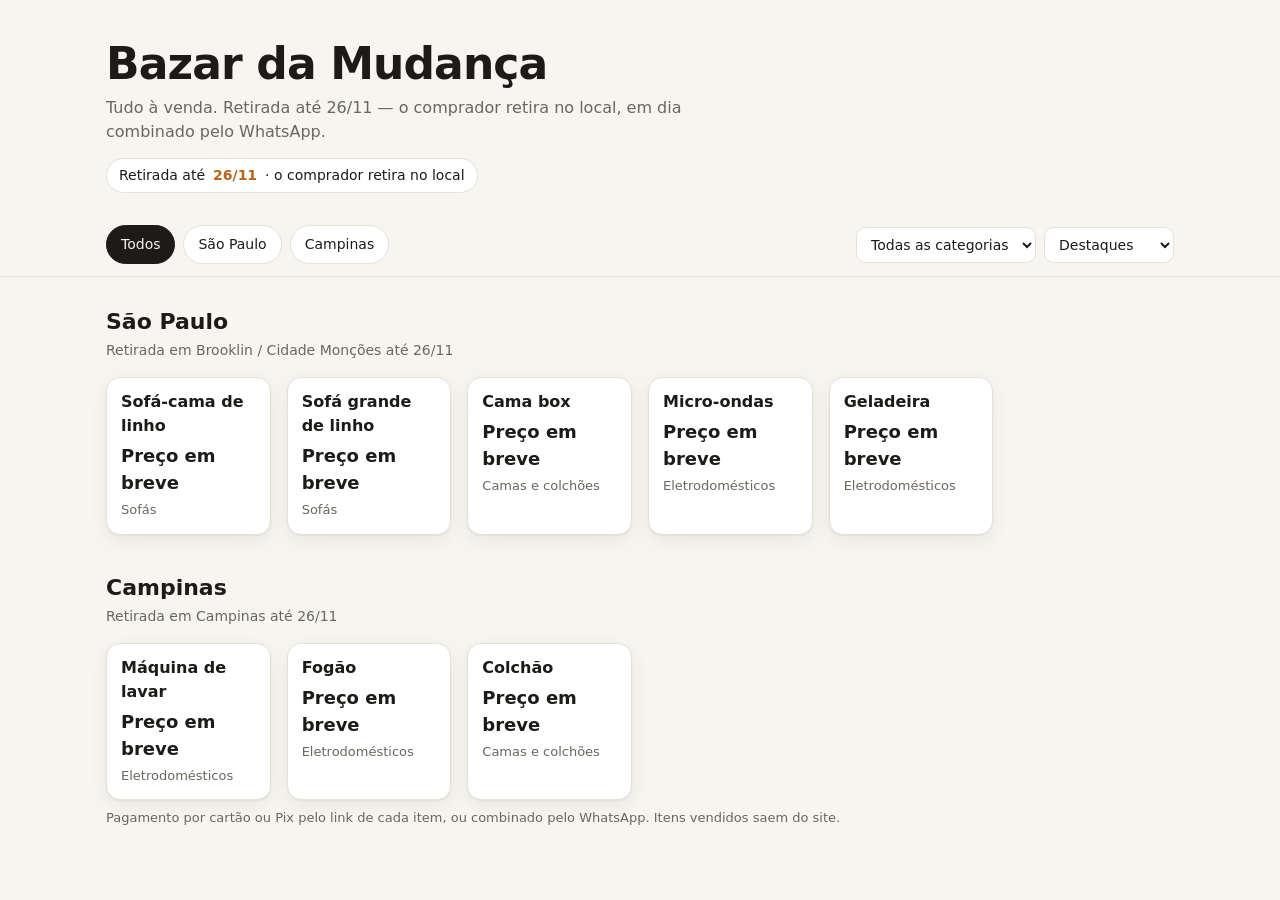
<file: index.html>
<!doctype html>
<html lang="pt-BR">
<head>
<meta charset="utf-8">
<meta name="viewport" content="width=device-width,initial-scale=1">
<title>Bazar da Mudança</title>
<meta name="description" content="Móveis e eletrodomésticos à venda em São Paulo e Campinas. Retirada até 26/11.">
<meta property="og:title" content="Bazar da Mudança — SP e Campinas">
<meta property="og:description" content="Sofás, cama box, geladeira, fogão e mais. Retirada até 26/11.">
<link rel="stylesheet" href="assets/styles.css">
</head>
<body>
<header class="hero wrap">
  <h1 id="title">Bazar da Mudança</h1>
  <p id="tagline">Tudo à venda.</p>
  <div class="deadline">Retirada até <b id="deadline">26/11</b> · o comprador retira no local</div>
</header>

<nav class="filters" aria-label="Filtros">
  <div class="wrap row">
    <button class="chip" data-city="all" aria-pressed="true">Todos</button>
    <button class="chip" data-city="sp" aria-pressed="false">São Paulo</button>
    <button class="chip" data-city="campinas" aria-pressed="false">Campinas</button>
    <span class="spacer"></span>
    <select id="cat" aria-label="Categoria"><option value="">Todas as categorias</option></select>
    <select id="sort" aria-label="Ordenar">
      <option value="default">Destaques</option>
      <option value="asc">Menor preço</option>
      <option value="desc">Maior preço</option>
    </select>
  </div>
</nav>

<main class="wrap" id="list"></main>

<footer class="wrap">
  Pagamento por cartão ou Pix pelo link de cada item, ou combinado pelo WhatsApp. Itens vendidos saem do site.
</footer>

<dialog id="modal" aria-labelledby="m-title">
  <div style="position:relative">
    <div class="gallery" id="m-gallery"></div>
    <button class="close" id="m-close" aria-label="Fechar">×</button>
  </div>
  <div class="m-body">
    <div>
      <div class="meta" id="m-city"></div>
      <h3 id="m-title"></h3>
      <div class="price" id="m-price"></div>
    </div>
    <p id="m-desc" style="margin:0"></p>
    <div class="meta" id="m-extra"></div>
    <div class="field">
      <label for="m-date">Data preferida para retirada <span class="hint">(opcional)</span></label>
      <input type="date" id="m-date">
      <div class="hint" id="m-date-hint"></div>
    </div>
    <div class="field">
      <label for="m-name">Seu nome</label>
      <input type="text" id="m-name" autocomplete="name" placeholder="Opcional">
    </div>
    <div class="steps" id="m-actions"></div>
  </div>
</dialog>

<script src="assets/app.js"></script>
</body>
</html>
</file>
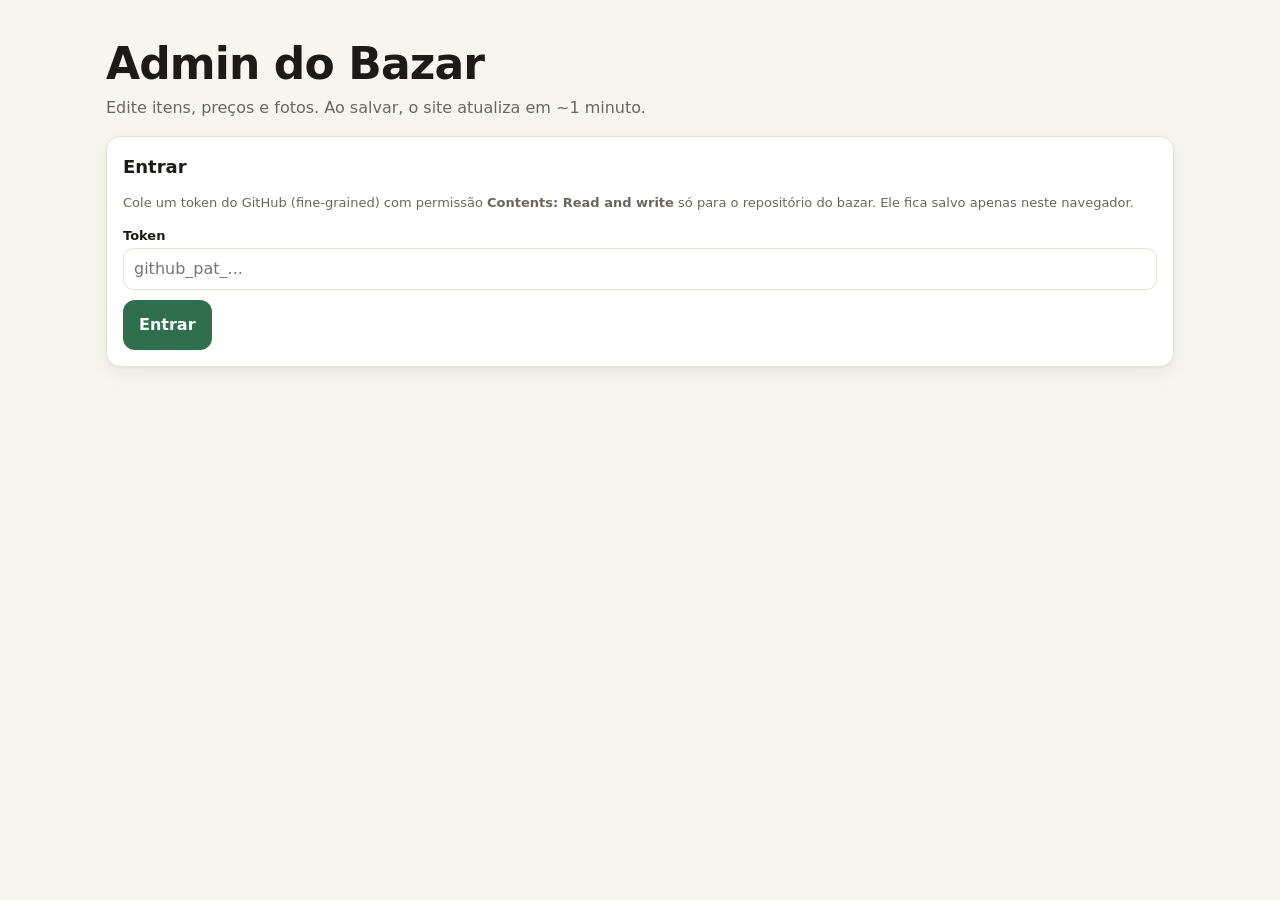
<file: admin.html>
<!doctype html>
<html lang="pt-BR">
<head>
<meta charset="utf-8">
<meta name="viewport" content="width=device-width,initial-scale=1">
<meta name="robots" content="noindex,nofollow">
<title>Admin do Bazar</title>
<link rel="stylesheet" href="assets/styles.css">
<style>
  .panel{background:var(--surface);border:1px solid var(--line);border-radius:var(--radius);padding:16px;margin:16px 0;box-shadow:var(--shadow)}
  .panel h2{margin:0 0 10px;font-size:18px}
  .grid2{display:grid;grid-template-columns:1fr 1fr;gap:10px}
  @media (max-width:560px){.grid2{grid-template-columns:1fr}}
  .f label{display:block;font-size:13px;font-weight:600;margin-bottom:3px}
  .f input,.f select,.f textarea{width:100%}
  .item{border-top:1px solid var(--line);padding:14px 0}
  .item:first-of-type{border-top:none}
  .item summary{cursor:pointer;display:flex;gap:10px;align-items:center;list-style:none}
  .item summary::-webkit-details-marker{display:none}
  .item summary img,.item summary .noimg{width:56px;height:42px;object-fit:cover;border-radius:6px;background:var(--line);flex:0 0 auto}
  .st{font-size:12px;padding:2px 8px;border-radius:999px;border:1px solid var(--line)}
  .st.vendido{background:var(--sold);color:#fff}.st.reservado{background:var(--warn);color:#fff}
  .photos{display:flex;gap:8px;flex-wrap:wrap;margin:8px 0}
  .photos figure{margin:0;position:relative}
  .photos img{width:96px;height:72px;object-fit:cover;border-radius:8px;display:block}
  .photos button{position:absolute;top:2px;right:2px;background:rgba(0,0,0,.6);color:#fff;border:none;border-radius:50%;width:22px;height:22px;cursor:pointer}
  .photos .mv{left:2px;right:auto}
  .bar{display:flex;gap:8px;flex-wrap:wrap;margin-top:10px}
  .bar .btn{width:auto}
  #toast{position:fixed;left:50%;bottom:20px;transform:translateX(-50%);background:var(--ink);color:var(--bg);padding:10px 16px;border-radius:10px;display:none;z-index:50;max-width:90vw}
  .dirty{color:var(--warn);font-weight:600}
</style>
</head>
<body>
<div class="wrap">
  <header class="hero" style="padding-bottom:0">
    <h1>Admin do Bazar</h1>
    <p>Edite itens, preços e fotos. Ao salvar, o site atualiza em ~1 minuto.</p>
  </header>

  <section class="panel" id="login">
    <h2>Entrar</h2>
    <p class="hint">Cole um token do GitHub (fine-grained) com permissão <b>Contents: Read and write</b> só para o repositório do bazar. Ele fica salvo apenas neste navegador.</p>
    <div class="f"><label for="tok">Token</label><input id="tok" type="password" autocomplete="off" placeholder="github_pat_..."></div>
    <div class="bar"><button class="btn primary" id="btn-login">Entrar</button></div>
  </section>

  <div id="app" hidden>
    <section class="panel">
      <div class="row">
        <h2 style="margin:0">Itens</h2><span class="spacer"></span>
        <span id="dirty" class="dirty" hidden>Alterações não salvas</span>
      </div>
      <div class="bar">
        <button class="btn primary" id="btn-save">Salvar e publicar</button>
        <button class="btn ghost" id="btn-add">+ Novo item</button>
        <a class="btn ghost" id="lnk-stats" target="_blank" rel="noopener">Ver analytics</a>
        <a class="btn ghost" href="./" target="_blank">Ver site</a>
        <button class="btn ghost" id="btn-logout">Sair</button>
      </div>
      <div class="row" style="margin-top:12px">
        <select id="flt-city"><option value="">Todas as cidades</option><option value="sp">São Paulo</option><option value="campinas">Campinas</option></select>
        <select id="flt-st"><option value="">Todos os status</option><option value="disponivel">Disponível</option><option value="reservado">Reservado</option><option value="vendido">Vendido</option></select>
      </div>
      <div id="items" style="margin-top:8px"></div>
    </section>

    <section class="panel">
      <h2>Configurações</h2>
      <div class="grid2">
        <div class="f"><label>WhatsApp São Paulo (55+DDD+número)</label><input id="c-wa-sp"></div>
        <div class="f"><label>WhatsApp Campinas (55+DDD+número)</label><input id="c-wa-cps"></div>
        <div class="f"><label>Prazo de retirada SP</label><input type="date" id="c-dl-sp"></div>
        <div class="f"><label>Prazo de retirada Campinas</label><input type="date" id="c-dl-cps"></div>
        <div class="f"><label>ID do projeto Microsoft Clarity (analytics)</label><input id="c-gc" placeholder="ex.: abc123xyz"></div>
        <div class="f"><label>Frase de destaque</label><input id="c-tag"></div>
      </div>
      <div class="bar"><button class="btn primary" id="btn-save-cfg">Salvar configurações</button></div>
    </section>
  </div>
</div>
<div id="toast"></div>
<script src="assets/admin.js"></script>
</body>
</html>
</file>
<file: assets/styles.css>
:root{
  --bg:#f7f5f0;--surface:#fff;--ink:#1d1b18;--muted:#6b665d;--line:#e6e1d6;
  --accent:#2f6f4f;--accent-ink:#fff;--warn:#b5651d;--sold:#9a948a;--wa:#1f9d55;
  --radius:14px;--shadow:0 1px 2px rgba(0,0,0,.05),0 6px 20px rgba(0,0,0,.06);
}
.grid{gap:12px}
@media (min-width:640px){.grid{grid-template-columns:repeat(auto-fill,minmax(230px,1fr));gap:16px}}
@media (prefers-color-scheme:dark){:root{
  --bg:#141311;--surface:#1e1c19;--ink:#f1ede6;--muted:#a59f94;--line:#2e2b27;
  --accent:#5fb48a;--accent-ink:#0f1a14;--warn:#e09a5a;--sold:#6f6a62;--wa:#3cc47a;
  --shadow:0 1px 2px rgba(0,0,0,.3),0 6px 20px rgba(0,0,0,.35);
}}
*{box-sizing:border-box}
html{-webkit-text-size-adjust:100%}
body{margin:0;background:var(--bg);color:var(--ink);font:16px/1.5 "Inter",system-ui,-apple-system,"Segoe UI",Roboto,sans-serif}
a{color:inherit}
.wrap{max-width:1100px;margin:0 auto;padding:0 16px}
header.hero{padding-top:40px;padding-bottom:20px}
.hero h1{font-size:clamp(28px,6vw,44px);line-height:1.1;margin:0 0 8px;letter-spacing:-.02em}
.hero p{margin:0;color:var(--muted);max-width:60ch}
.deadline{display:inline-flex;gap:8px;align-items:center;margin-top:14px;padding:6px 12px;border-radius:999px;background:var(--surface);border:1px solid var(--line);font-size:14px}
.deadline b{color:var(--warn)}
.filters{position:sticky;top:0;z-index:5;background:var(--bg);padding:12px 0;border-bottom:1px solid var(--line)}
.row{display:flex;gap:8px;flex-wrap:wrap;align-items:center}
.chip{border:1px solid var(--line);background:var(--surface);color:var(--ink);padding:8px 14px;border-radius:999px;font:inherit;font-size:14px;cursor:pointer}
.chip[aria-pressed="true"]{background:var(--ink);color:var(--bg);border-color:var(--ink)}
select,input,textarea{font:inherit;color:var(--ink);background:var(--surface);border:1px solid var(--line);border-radius:10px;padding:8px 10px}
.row select{font-size:14px}
.spacer{flex:1}
section.city{padding:28px 0 8px}
section.city h2{font-size:22px;margin:0 0 2px}
section.city .sub{color:var(--muted);font-size:14px;margin:0 0 16px}
.grid{display:grid;grid-template-columns:repeat(auto-fill,minmax(min(100%,160px),1fr));gap:16px}
.card{background:var(--surface);border:1px solid var(--line);border-radius:var(--radius);overflow:hidden;box-shadow:var(--shadow);display:flex;flex-direction:column;cursor:pointer;text-align:left;padding:0;font:inherit;color:inherit}
.card:focus-visible{outline:3px solid var(--accent);outline-offset:2px}
.thumb{aspect-ratio:4/3;background:var(--line);position:relative;overflow:hidden}
.thumb img{width:100%;height:100%;object-fit:cover;display:block}
.thumb .ph{position:absolute;inset:0;display:grid;place-items:center;color:var(--muted);font-size:13px}
.badge{position:absolute;top:10px;left:10px;background:var(--warn);color:#fff;font-size:12px;font-weight:600;padding:3px 8px;border-radius:999px}
.card .body{padding:12px 14px 14px;display:flex;flex-direction:column;gap:4px}
.card h3{font-size:16px;margin:0}
.price{font-weight:700;font-size:18px}
.price s{color:var(--muted);font-weight:400;font-size:14px;margin-left:6px}
.meta{color:var(--muted);font-size:13px}
.empty{color:var(--muted);padding:12px 0}
footer{color:var(--muted);font-size:13px;padding:40px 0}
/* modal */
dialog{border:none;padding:0;border-radius:18px;max-width:720px;width:calc(100% - 24px);background:var(--surface);color:var(--ink);box-shadow:0 20px 60px rgba(0,0,0,.35)}
dialog::backdrop{background:rgba(0,0,0,.5)}
.gallery{display:flex;overflow-x:auto;scroll-snap-type:x mandatory;background:var(--line)}
.gallery img{flex:0 0 100%;width:100%;aspect-ratio:4/3;object-fit:cover;scroll-snap-align:start}
.gallery .ph{flex:0 0 100%;aspect-ratio:4/3;display:grid;place-items:center;color:var(--muted)}
.m-body{padding:18px 20px 22px;display:flex;flex-direction:column;gap:12px}
.m-body h3{margin:0;font-size:22px}
.close{position:absolute;top:10px;right:10px;background:rgba(0,0,0,.55);color:#fff;border:none;width:36px;height:36px;border-radius:50%;font-size:20px;cursor:pointer}
.field label{display:block;font-size:14px;font-weight:600;margin-bottom:4px}
.field input{width:100%}
.hint{font-size:13px;color:var(--muted)}
.btn{display:flex;align-items:center;justify-content:center;gap:8px;width:100%;padding:13px 16px;border-radius:12px;border:none;font:inherit;font-weight:600;cursor:pointer;text-decoration:none}
.btn.primary{background:var(--accent);color:var(--accent-ink)}
.btn.wa{background:var(--wa);color:#fff}
.btn.ghost{background:transparent;border:1px solid var(--line);color:var(--ink)}
.btn[aria-disabled="true"]{opacity:.45;pointer-events:none}
.steps{display:grid;gap:8px}
.step-n{font-size:12px;color:var(--muted);text-transform:uppercase;letter-spacing:.06em}
</file>
